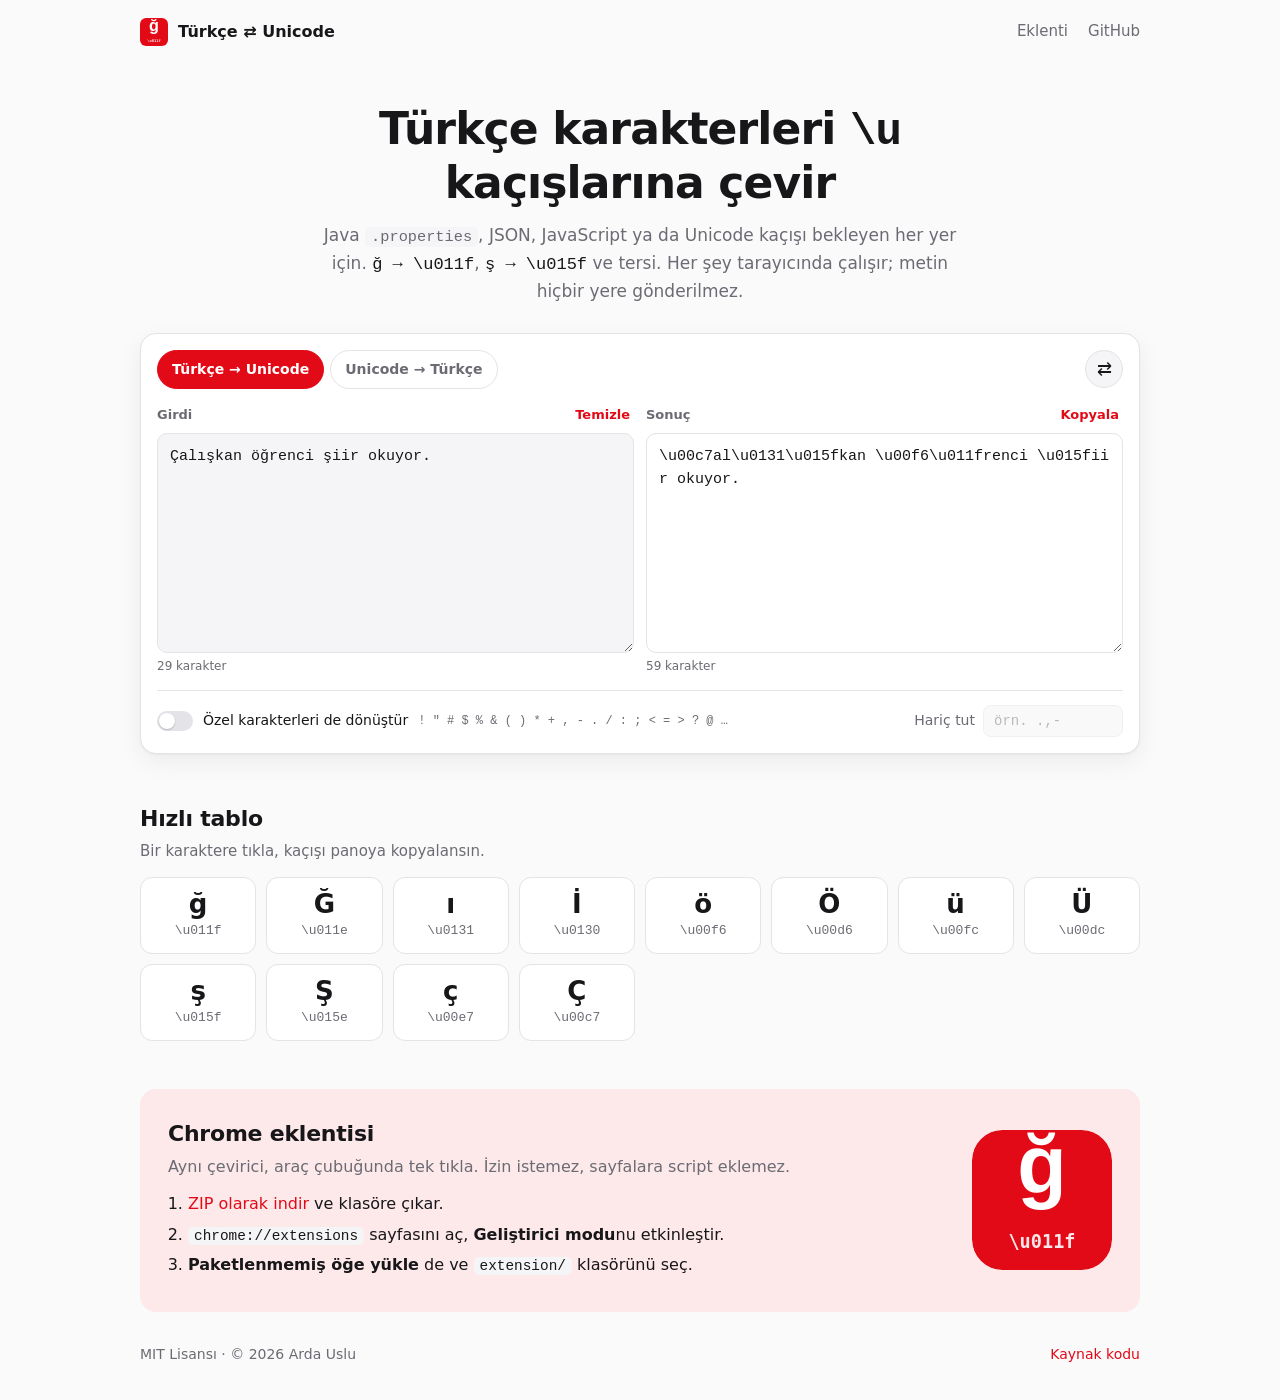
<file: index.html>
<!DOCTYPE html>
<html lang="tr">
<head>
  <meta charset="UTF-8">
  <meta name="viewport" content="width=device-width, initial-scale=1">
  <title>Türkçe ⇄ Unicode Çevirici</title>
  <meta name="description" content="Türkçe karakterleri \uXXXX Unicode kaçışlarına çeviren ve geri alan ücretsiz, açık kaynak araç ve Chrome eklentisi.">
  <meta property="og:title" content="Türkçe ⇄ Unicode Çevirici">
  <meta property="og:description" content="ğ → &#92;u011f, ş → &#92;u015f ... ve tersi. Tarayıcında çalışır, veri göndermez.">
  <meta property="og:image" content="assets/logo.png">
  <meta name="theme-color" content="#e30a17">
  <link rel="icon" href="favicon.svg" type="image/svg+xml">
  <link rel="stylesheet" href="assets/site.css">
</head>
<body>
  <nav class="wrap nav">
    <a class="brand" href="./"><img src="assets/logo.svg" alt="" width="28" height="28"> Türkçe ⇄ Unicode</a>
    <div class="nav-links">
      <a href="#kurulum">Eklenti</a>
      <a href="https://github.com/ardasdasdas/turkish-unicode-converter" class="gh">GitHub</a>
    </div>
  </nav>

  <header class="wrap hero">
    <h1>Türkçe karakterleri <span class="mono accent">\u</span> kaçışlarına çevir</h1>
    <p>Java <code>.properties</code>, JSON, JavaScript ya da Unicode kaçışı bekleyen her yer için.
      <span class="mono">ğ → &#92;u011f</span>, <span class="mono">ş → &#92;u015f</span> ve tersi.
      Her şey tarayıcında çalışır; metin hiçbir yere gönderilmez.</p>
  </header>

  <main class="wrap">
    <section class="tool" aria-label="Çevirici">
      <div class="modes" role="tablist">
        <button id="modeUnicode" class="mode active" role="tab" aria-selected="true">Türkçe → Unicode</button>
        <button id="modeOriginal" class="mode" role="tab" aria-selected="false">Unicode → Türkçe</button>
        <button id="swapButton" class="icon-btn" title="Sonucu girdiye taşı ve yönü değiştir" aria-label="Yer değiştir">⇄</button>
      </div>

      <div class="panes">
        <div class="pane">
          <div class="pane-head"><label for="inputText">Girdi</label><button id="clearButton" class="text-btn" type="button">Temizle</button></div>
          <textarea id="inputText" spellcheck="false" placeholder="Metni buraya yaz veya yapıştır…">Çalışkan öğrenci şiir okuyor.</textarea>
          <div class="pane-foot"><span id="inCount">0 karakter</span></div>
        </div>
        <div class="pane">
          <div class="pane-head"><label for="outputText">Sonuç</label><button id="copyButton" class="text-btn" type="button">Kopyala</button></div>
          <textarea id="outputText" readonly spellcheck="false"></textarea>
          <div class="pane-foot"><span id="outCount">0 karakter</span></div>
        </div>
      </div>

      <div class="options" id="specialOptions">
        <label class="switch">
          <input type="checkbox" id="includeSpecialChars">
          <span class="slider" aria-hidden="true"></span>
          Özel karakterleri de dönüştür <span class="muted mono">! " # $ % &amp; ( ) * + , - . / : ; &lt; = &gt; ? @ …</span>
        </label>
        <div class="keep">
          <label for="specialChars">Hariç tut</label>
          <input id="specialChars" type="text" class="mono" placeholder="örn. .,-" disabled>
        </div>
      </div>
    </section>

    <section class="cheats" aria-labelledby="cheatTitle">
      <h2 id="cheatTitle">Hızlı tablo</h2>
      <p class="muted">Bir karaktere tıkla, kaçışı panoya kopyalansın.</p>
      <div id="cheatGrid" class="grid"></div>
    </section>

    <section id="kurulum" class="install">
      <div>
        <h2>Chrome eklentisi</h2>
        <p>Aynı çevirici, araç çubuğunda tek tıkla. İzin istemez, sayfalara script eklemez.</p>
        <ol>
          <li><a href="https://github.com/ardasdasdas/turkish-unicode-converter/archive/refs/heads/main.zip">ZIP olarak indir</a> ve klasöre çıkar.</li>
          <li><code>chrome://extensions</code> sayfasını aç, <b>Geliştirici modu</b>nu etkinleştir.</li>
          <li><b>Paketlenmemiş öğe yükle</b> de ve <code>extension/</code> klasörünü seç.</li>
        </ol>
      </div>
      <img src="assets/logo.svg" alt="Eklenti logosu" width="140" height="140" class="install-logo">
    </section>
  </main>

  <footer class="wrap foot">
    <span>MIT Lisansı · © 2026 Arda Uslu</span>
    <a href="https://github.com/ardasdasdas/turkish-unicode-converter">Kaynak kodu</a>
  </footer>

  <div id="toast" class="toast" role="status" aria-live="polite"></div>

  <script src="extension/converter.js"></script>
  <script src="assets/site.js"></script>
</body>
</html>
</file>
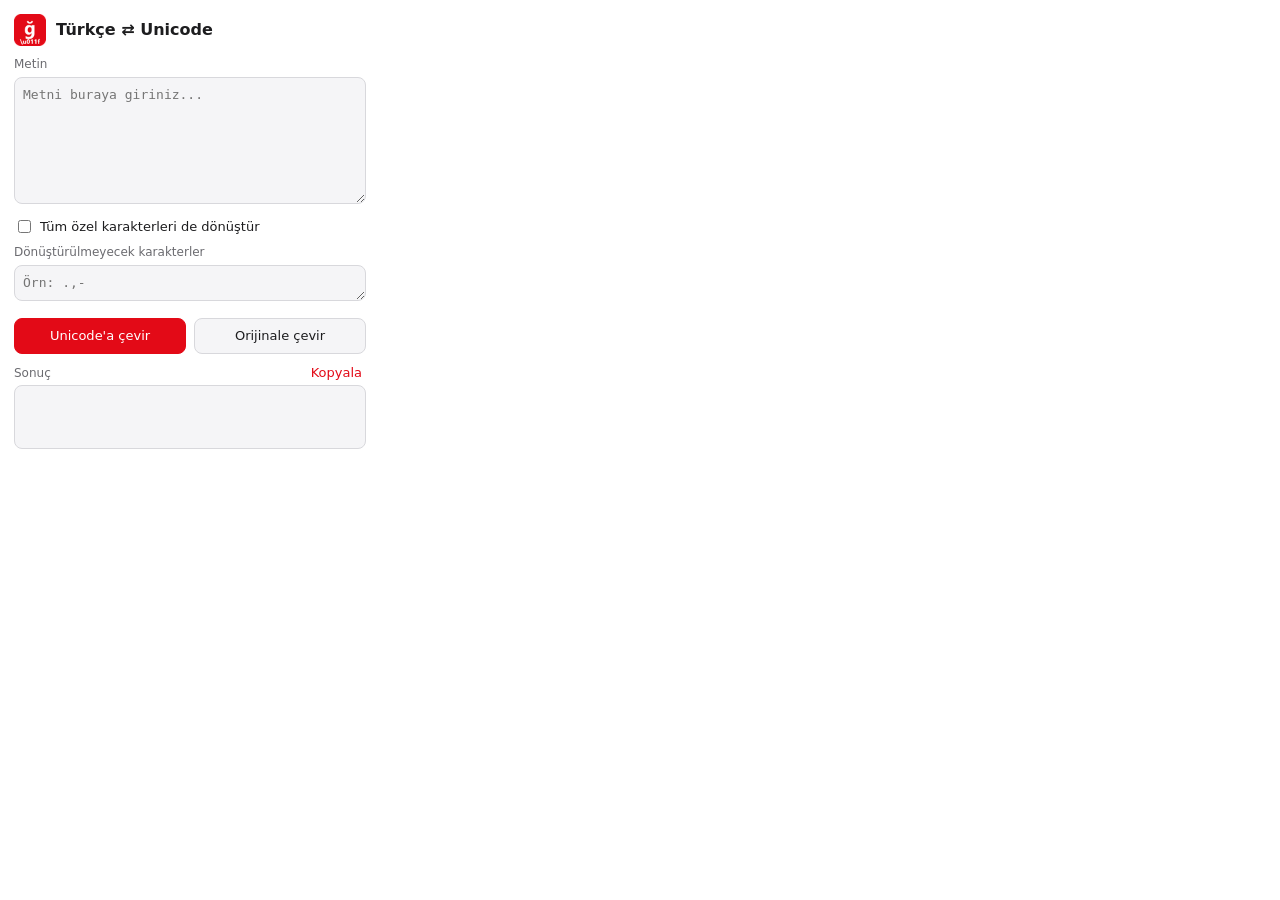
<file: extension/popup.html>
<!DOCTYPE html>
<html lang="tr">
<head>
  <meta charset="UTF-8">
  <title>Türkçe ⇄ Unicode</title>
  <link rel="stylesheet" href="popup.css">
</head>
<body>
  <header>
    <img src="icons/icon48.png" alt="" width="32" height="32">
    <h1>Türkçe ⇄ Unicode</h1>
  </header>

  <label for="inputText">Metin</label>
  <textarea id="inputText" rows="6" placeholder="Metni buraya giriniz..."></textarea>

  <label class="check">
    <input type="checkbox" id="includeSpecialChars">
    Tüm özel karakterleri de dönüştür
  </label>

  <label for="specialChars">Dönüştürülmeyecek karakterler</label>
  <textarea id="specialChars" rows="1" placeholder="Örn: .,-"></textarea>

  <div class="buttons">
    <button id="convertToUnicodeButton" class="primary">Unicode'a çevir</button>
    <button id="convertToOriginalButton">Orijinale çevir</button>
  </div>

  <div class="out-head">
    <label>Sonuç</label>
    <button id="copyButton" class="link" type="button">Kopyala</button>
  </div>
  <pre id="outputContainer" aria-live="polite"></pre>

  <script src="converter.js"></script>
  <script src="popup.js"></script>
</body>
</html>
</file>
<file: assets/site.css>
:root {
  --red: #e30a17; --red-soft: #fde8ea;
  --ink: #17171a; --muted: #6b6b73; --line: #e3e3e8;
  --bg: #fafafb; --card: #ffffff; --field: #f5f5f7;
  --shadow: 0 1px 2px rgba(0,0,0,.04), 0 8px 24px rgba(0,0,0,.06);
}
@media (prefers-color-scheme: dark) {
  :root:not([data-theme="light"]) {
    --red-soft: #3a1418;
    --ink: #f2f2f4; --muted: #9b9ba4; --line: #2f2f35;
    --bg: #121214; --card: #1b1b1f; --field: #232328;
    --shadow: 0 1px 2px rgba(0,0,0,.3), 0 8px 24px rgba(0,0,0,.3);
  }
}
* { box-sizing: border-box; }
html { scroll-behavior: smooth; }
body { margin: 0; background: var(--bg); color: var(--ink); font: 16px/1.55 system-ui, -apple-system, "Segoe UI", Roboto, sans-serif; }
a { color: var(--red); text-decoration: none; }
a:hover { text-decoration: underline; }
code, .mono { font-family: ui-monospace, "Cascadia Code", Consolas, monospace; }
code { background: var(--field); padding: 1px 6px; border-radius: 5px; font-size: .9em; }
.muted { color: var(--muted); }
.accent { color: var(--red); }
.wrap { max-width: 1040px; margin: 0 auto; padding: 0 20px; }

/* nav */
.nav { display: flex; justify-content: space-between; align-items: center; height: 64px; }
.brand { display: flex; align-items: center; gap: 10px; font-weight: 700; color: var(--ink); }
.brand:hover { text-decoration: none; }
.nav-links { display: flex; gap: 20px; font-size: 15px; }
.nav-links a { color: var(--muted); }
.nav-links a:hover { color: var(--ink); text-decoration: none; }

/* hero */
.hero { padding: 40px 20px 28px; text-align: center; }
.hero h1 { font-size: clamp(28px, 5vw, 44px); line-height: 1.15; margin: 0 auto 14px; max-width: 760px; letter-spacing: -.02em; }
.hero p { color: var(--muted); max-width: 640px; margin: 0 auto; font-size: 17px; }
.hero .mono { color: var(--ink); }

/* tool */
.tool { background: var(--card); border: 1px solid var(--line); border-radius: 16px; box-shadow: var(--shadow); padding: 16px; }
.modes { display: flex; gap: 6px; align-items: center; margin-bottom: 14px; }
.mode { border: 1px solid var(--line); background: transparent; color: var(--muted); padding: 8px 14px; border-radius: 999px; font: inherit; font-size: 14px; font-weight: 600; cursor: pointer; }
.mode:hover { color: var(--ink); }
.mode.active { background: var(--red); border-color: var(--red); color: #fff; }
.icon-btn { margin-left: auto; width: 38px; height: 38px; border-radius: 50%; border: 1px solid var(--line); background: var(--field); color: var(--ink); font-size: 18px; cursor: pointer; }
.icon-btn:hover { border-color: var(--red); color: var(--red); }

.panes { display: grid; grid-template-columns: 1fr 1fr; gap: 12px; }
.pane { display: flex; flex-direction: column; min-width: 0; }
.pane-head, .pane-foot { display: flex; justify-content: space-between; align-items: center; font-size: 13px; color: var(--muted); }
.pane-head { margin-bottom: 6px; font-weight: 600; }
.pane-foot { margin-top: 4px; font-size: 12px; }
.pane textarea { flex: 1; min-height: 220px; width: 100%; resize: vertical; padding: 12px; border: 1px solid var(--line); border-radius: 10px; background: var(--field); color: var(--ink); font: 15px/1.5 ui-monospace, "Cascadia Code", Consolas, monospace; word-break: break-all; }
.pane textarea:focus { outline: 2px solid var(--red); outline-offset: -1px; }
.pane textarea[readonly] { background: var(--card); }
.text-btn { border: 0; background: none; color: var(--red); font: inherit; font-weight: 600; cursor: pointer; padding: 2px 4px; }
.text-btn:hover { text-decoration: underline; }

.options { display: flex; flex-wrap: wrap; gap: 12px 24px; align-items: center; justify-content: space-between; margin-top: 14px; padding-top: 14px; border-top: 1px solid var(--line); font-size: 14px; }
.options.hidden { display: none; }
.switch { display: flex; align-items: center; gap: 10px; cursor: pointer; flex-wrap: wrap; }
.switch input { position: absolute; opacity: 0; }
.slider { width: 36px; height: 20px; border-radius: 999px; background: var(--line); position: relative; transition: background .15s; flex: none; }
.slider::after { content: ""; position: absolute; top: 2px; left: 2px; width: 16px; height: 16px; border-radius: 50%; background: #fff; transition: transform .15s; box-shadow: 0 1px 2px rgba(0,0,0,.2); }
.switch input:checked + .slider { background: var(--red); }
.switch input:checked + .slider::after { transform: translateX(16px); }
.switch input:focus-visible + .slider { outline: 2px solid var(--red); outline-offset: 2px; }
.switch .muted { font-size: 12px; }
.keep { display: flex; align-items: center; gap: 8px; }
.keep label { color: var(--muted); }
.keep input { width: 140px; padding: 7px 10px; border: 1px solid var(--line); border-radius: 8px; background: var(--field); color: var(--ink); font-size: 14px; }
.keep input:disabled { opacity: .5; }

/* cheats */
section h2 { font-size: 22px; margin: 0 0 4px; letter-spacing: -.01em; }
.cheats { margin-top: 48px; }
.cheats p { margin: 0 0 14px; font-size: 15px; }
.grid { display: grid; grid-template-columns: repeat(auto-fill, minmax(116px, 1fr)); gap: 10px; }
.chip { display: flex; flex-direction: column; align-items: center; gap: 2px; padding: 12px 8px; border: 1px solid var(--line); border-radius: 12px; background: var(--card); color: var(--ink); cursor: pointer; font: inherit; transition: border-color .15s, transform .15s; }
.chip:hover { border-color: var(--red); transform: translateY(-1px); }
.chip b { font-size: 26px; line-height: 1.1; }
.chip span { font-family: ui-monospace, Consolas, monospace; font-size: 13px; color: var(--muted); }

/* install */
.install { margin-top: 48px; display: flex; gap: 32px; align-items: center; justify-content: space-between; background: var(--red-soft); border-radius: 16px; padding: 28px; }
.install p { margin: 4px 0 12px; color: var(--muted); }
.install ol { margin: 0; padding-left: 20px; }
.install li { margin: 6px 0; }
.install-logo { flex: none; border-radius: 30px; }

.foot { display: flex; justify-content: space-between; flex-wrap: wrap; gap: 8px; padding: 32px 20px 40px; color: var(--muted); font-size: 14px; }

.toast { position: fixed; left: 50%; bottom: 24px; transform: translate(-50%, 20px); background: var(--ink); color: var(--bg); padding: 10px 16px; border-radius: 10px; font-size: 14px; opacity: 0; pointer-events: none; transition: opacity .2s, transform .2s; }
.toast.show { opacity: 1; transform: translate(-50%, 0); }

@media (max-width: 720px) {
  .wrap { padding: 0 16px; }
  .hero { padding: 24px 16px 20px; }
  .panes { grid-template-columns: 1fr; }
  .pane textarea { min-height: 150px; }
  .mode { padding: 7px 10px; font-size: 13px; }
  .install { flex-direction: column-reverse; align-items: flex-start; padding: 20px; }
  .install-logo { width: 72px; height: 72px; border-radius: 16px; }
}
</file>
<file: extension/popup.css>
:root { --red: #e30a17; --ink: #1d1d1f; --muted: #6b6b70; --line: #d8d8dc; --bg: #fff; --card: #f5f5f7; }
@media (prefers-color-scheme: dark) {
  :root { --ink: #f2f2f4; --muted: #9a9aa2; --line: #3a3a40; --bg: #1c1c1f; --card: #26262a; }
}
* { box-sizing: border-box; }
body { width: 380px; margin: 0; padding: 14px; font: 13px/1.4 system-ui, "Segoe UI", sans-serif; color: var(--ink); background: var(--bg); }
header { display: flex; align-items: center; gap: 10px; margin-bottom: 10px; }
h1 { font-size: 16px; margin: 0; }
label { display: block; font-size: 12px; color: var(--muted); margin: 8px 0 4px; }
label.check { display: flex; align-items: center; gap: 6px; color: var(--ink); font-size: 13px; }
textarea, pre { width: 100%; border: 1px solid var(--line); border-radius: 8px; background: var(--card); color: var(--ink); padding: 8px; font: 13px/1.4 ui-monospace, Consolas, monospace; }
textarea { resize: vertical; }
textarea:focus { outline: 2px solid var(--red); outline-offset: -1px; }
pre { min-height: 64px; max-height: 180px; overflow: auto; margin: 0; white-space: pre-wrap; word-break: break-all; }
.buttons { display: flex; gap: 8px; margin-top: 12px; }
button { flex: 1; padding: 8px 10px; border-radius: 8px; border: 1px solid var(--line); background: var(--card); color: var(--ink); font: inherit; cursor: pointer; }
button:hover { border-color: var(--red); }
button.primary { background: var(--red); border-color: var(--red); color: #fff; }
button.primary:hover { filter: brightness(1.1); }
.out-head { display: flex; justify-content: space-between; align-items: center; margin-top: 8px; }
.out-head label { margin: 0; }
button.link { flex: none; border: 0; background: none; color: var(--red); padding: 2px 4px; }
</file>
